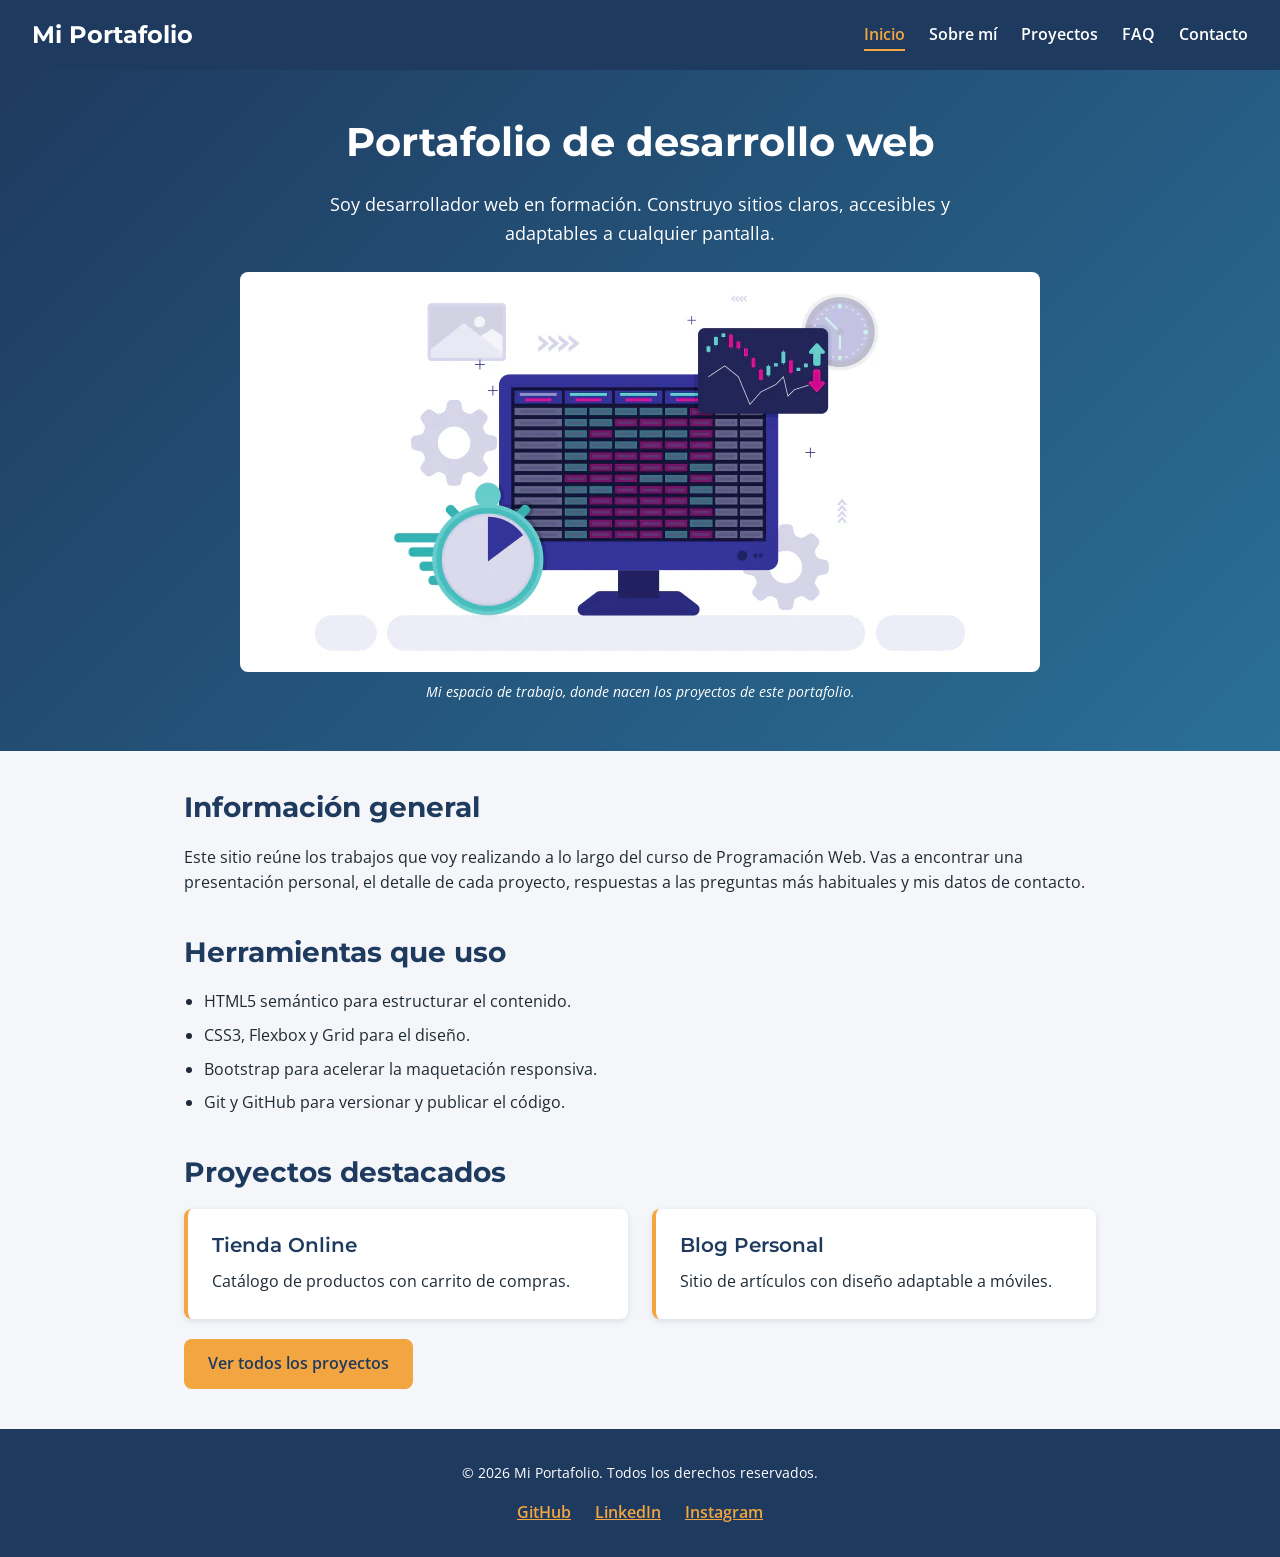
<file: index.html>
<!DOCTYPE html>
<html lang="es">
<head>
    <meta charset="UTF-8">
    <meta name="viewport" content="width=device-width, initial-scale=1.0">
    <meta name="description" content="Portafolio personal de desarrollo web: presentación, proyectos, preguntas frecuentes y contacto.">
    <title>Inicio | Mi Portafolio</title>
    <link rel="preconnect" href="https://fonts.googleapis.com">
    <link rel="preconnect" href="https://fonts.gstatic.com" crossorigin>
    <link href="https://fonts.googleapis.com/css2?family=Montserrat:wght@600;700&amp;family=Open+Sans:wght@400;600&amp;display=swap" rel="stylesheet">
    <link rel="stylesheet" href="styles/styles.css">
</head>
<body>

    <header class="site-header">
        <a class="logo" href="index.html">Mi Portafolio</a>
        <nav aria-label="Navegación principal">
            <ul class="nav-menu">
                <li><a class="nav-link nav-link-active" href="index.html" aria-current="page">Inicio</a></li>
                <li><a class="nav-link" href="pages/sobre-mi.html">Sobre mí</a></li>
                <li><a class="nav-link" href="pages/proyectos.html">Proyectos</a></li>
                <li><a class="nav-link" href="pages/faq.html">FAQ</a></li>
                <li><a class="nav-link" href="pages/contacto.html">Contacto</a></li>
            </ul>
        </nav>
    </header>

    <main>
        <section class="hero">
            <h1 class="hero-title">Portafolio de desarrollo web</h1>
            <p class="hero-text">
                Soy desarrollador web en formación. Construyo sitios claros, accesibles
                y adaptables a cualquier pantalla.
            </p>
            <figure>
                <img class="figure-img" src="./img/portada.webp" alt="Escritorio con una computadora portátil" width="800" height="400">
                <figcaption class="figure-caption">Mi espacio de trabajo, donde nacen los proyectos de este portafolio.</figcaption>
            </figure>
        </section>

        <section class="section">
            <h2>Información general</h2>
            <p>
                Este sitio reúne los trabajos que voy realizando a lo largo del curso de
                Programación Web. Vas a encontrar una presentación personal, el detalle de
                cada proyecto, respuestas a las preguntas más habituales y mis datos de contacto.
            </p>
        </section>

        <section class="section">
            <h2>Herramientas que uso</h2>
            <ul class="list">
                <li>HTML5 semántico para estructurar el contenido.</li>
                <li>CSS3, Flexbox y Grid para el diseño.</li>
                <li>Bootstrap para acelerar la maquetación responsiva.</li>
                <li>Git y GitHub para versionar y publicar el código.</li>
            </ul>
        </section>

        <section class="section">
            <h2>Proyectos destacados</h2>

            <div class="card-list">
                <article class="card">
                    <h3>Tienda Online</h3>
                    <p>Catálogo de productos con carrito de compras.</p>
                </article>

                <article class="card">
                    <h3>Blog Personal</h3>
                    <p>Sitio de artículos con diseño adaptable a móviles.</p>
                </article>
            </div>

            <p><a class="button" href="pages/proyectos.html">Ver todos los proyectos</a></p>
        </section>
    </main>

    <footer class="site-footer">
        <p class="footer-copy">&copy; 2026 Mi Portafolio. Todos los derechos reservados.</p>
        <ul class="social-list">
            <li><a class="social-link" href="https://github.com">GitHub</a></li>
            <li><a class="social-link" href="https://www.linkedin.com/">LinkedIn</a></li>
            <li><a class="social-link" href="https://www.instagram.com/">Instagram</a></li>
        </ul>
    </footer>

</body>
</html>
</file>
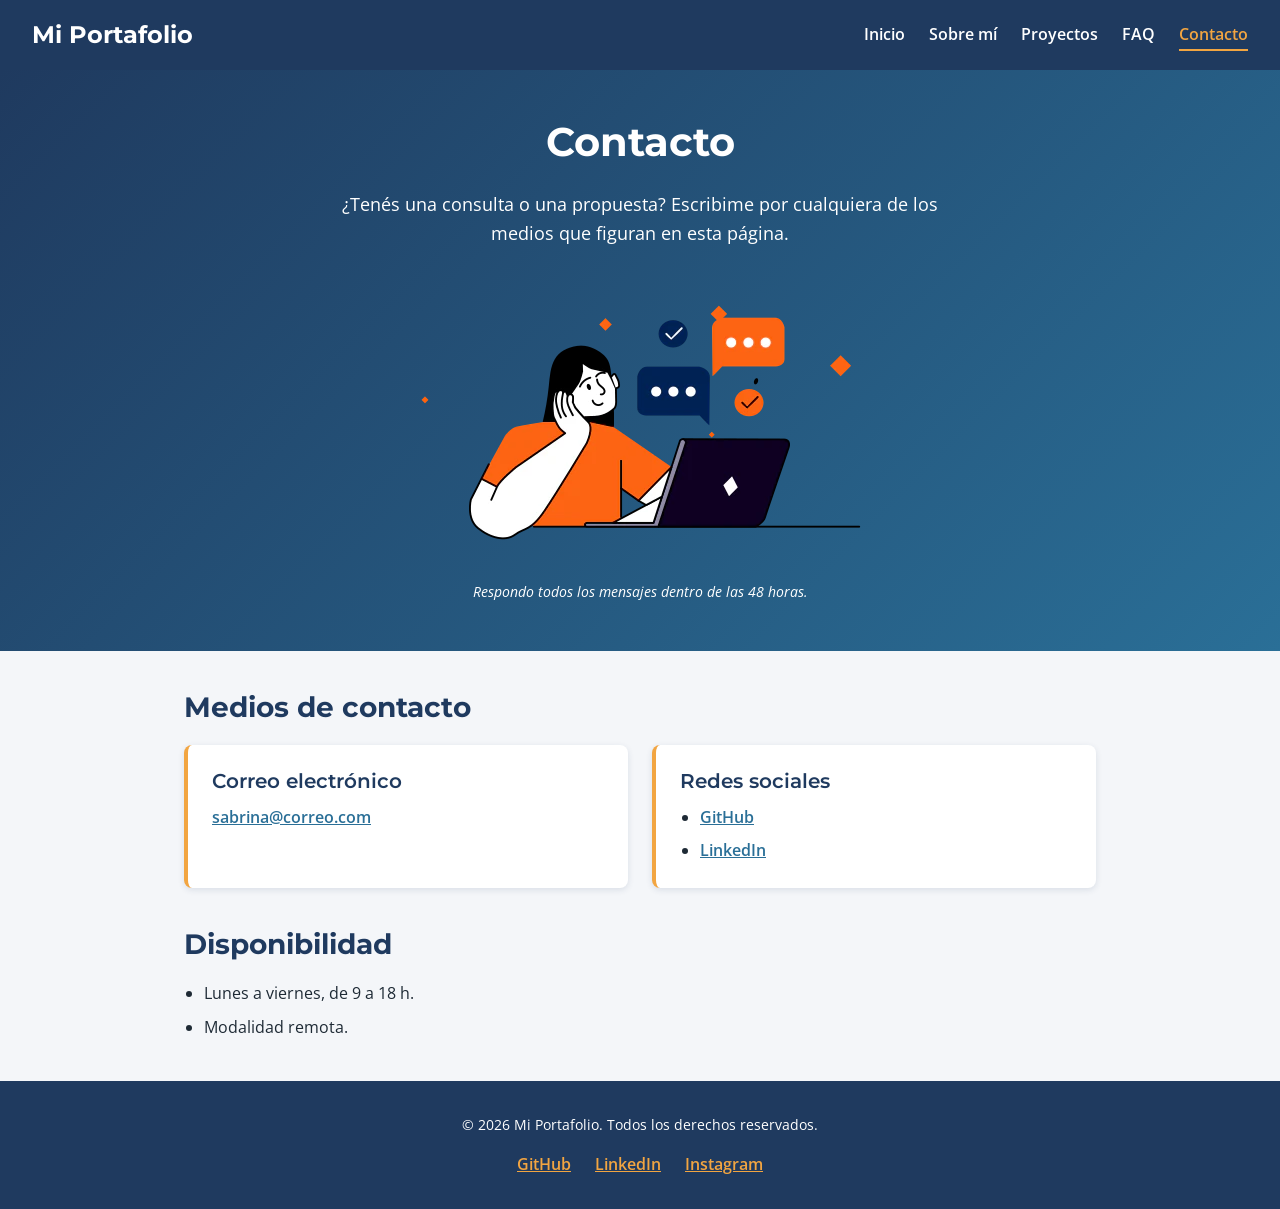
<file: pages/contacto.html>
<!DOCTYPE html>
<html lang="es">
<head>
    <meta charset="UTF-8">
    <meta name="viewport" content="width=device-width, initial-scale=1.0">
    <meta name="description" content="Medios de contacto y disponibilidad para consultas y propuestas de trabajo.">
    <title>Contacto | Mi Portafolio</title>
    <link rel="preconnect" href="https://fonts.googleapis.com">
    <link rel="preconnect" href="https://fonts.gstatic.com" crossorigin>
    <link href="https://fonts.googleapis.com/css2?family=Montserrat:wght@600;700&amp;family=Open+Sans:wght@400;600&amp;display=swap" rel="stylesheet">
    <link rel="stylesheet" href="../styles/styles.css">
</head>
<body>

    <header class="site-header">
        <a class="logo" href="../index.html">Mi Portafolio</a>
        <nav aria-label="Navegación principal">
            <ul class="nav-menu">
                <li><a class="nav-link" href="../index.html">Inicio</a></li>
                <li><a class="nav-link" href="sobre-mi.html">Sobre mí</a></li>
                <li><a class="nav-link" href="proyectos.html">Proyectos</a></li>
                <li><a class="nav-link" href="faq.html">FAQ</a></li>
                <li><a class="nav-link nav-link-active" href="contacto.html" aria-current="page">Contacto</a></li>
            </ul>
        </nav>
    </header>

    <main>
        <section class="hero">
            <h1 class="hero-title">Contacto</h1>
            <p class="hero-text">
                ¿Tenés una consulta o una propuesta? Escribime por cualquiera de los
                medios que figuran en esta página.
            </p>
            <figure>
                <img class="figure-img" src="./../img/contacto.webp" alt="Persona leyendo mensajes de contacto en su notebook" width="600" height="300">
                <figcaption class="figure-caption">Respondo todos los mensajes dentro de las 48 horas.</figcaption>
            </figure>
        </section>

        <section class="section">
            <h2>Medios de contacto</h2>

            <div class="card-list">
                <article class="card">
                    <h3>Correo electrónico</h3>
                    <address class="contact-address">
                        <a href="mailto:sabrina@correo.com">sabrina@correo.com</a>
                    </address>
                </article>

                <article class="card">
                    <h3>Redes sociales</h3>
                    <ul class="list">
                        <li><a href="https://github.com/">GitHub</a></li>
                        <li><a href="https://www.linkedin.com/">LinkedIn</a></li>
                    </ul>
                </article>
            </div>
        </section>

        <section class="section">
            <h2>Disponibilidad</h2>
            <ul class="list">
                <li>Lunes a viernes, de 9 a 18 h.</li>
                <li>Modalidad remota.</li>
            </ul>
        </section>
    </main>

    <footer class="site-footer">
        <p class="footer-copy">&copy; 2026 Mi Portafolio. Todos los derechos reservados.</p>
        <ul class="social-list">
            <li><a class="social-link" href="https://github.com/">GitHub</a></li>
            <li><a class="social-link" href="https://www.linkedin.com/">LinkedIn</a></li>
            <li><a class="social-link" href="https://www.instagram.com/">Instagram</a></li>
        </ul>
    </footer>

</body>
</html>
</file>
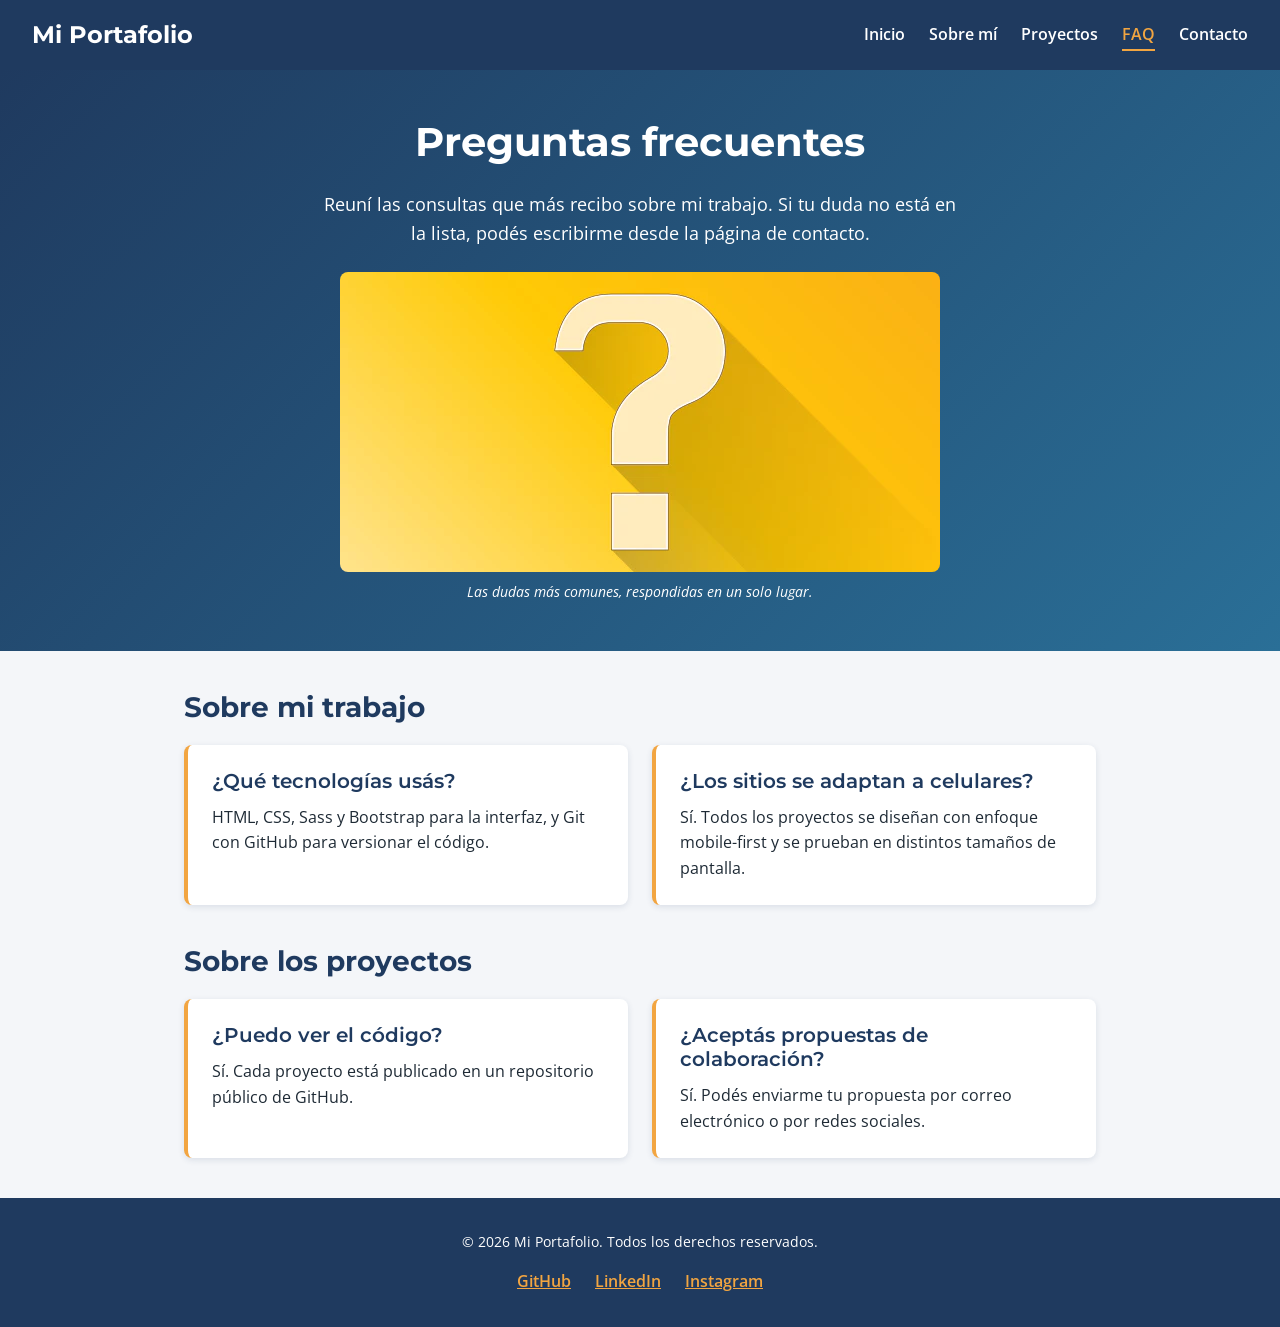
<file: pages/faq.html>
<!DOCTYPE html>
<html lang="es">
<head>
    <meta charset="UTF-8">
    <meta name="viewport" content="width=device-width, initial-scale=1.0">
    <meta name="description" content="Preguntas frecuentes sobre mis proyectos, las tecnologías que uso y cómo trabajar conmigo.">
    <title>Preguntas frecuentes | Mi Portafolio</title>
    <link rel="preconnect" href="https://fonts.googleapis.com">
    <link rel="preconnect" href="https://fonts.gstatic.com" crossorigin>
    <link href="https://fonts.googleapis.com/css2?family=Montserrat:wght@600;700&amp;family=Open+Sans:wght@400;600&amp;display=swap" rel="stylesheet">
    <link rel="stylesheet" href="../styles/styles.css">
</head>
<body>

    <header class="site-header">
        <a class="logo" href="../index.html">Mi Portafolio</a>
        <nav aria-label="Navegación principal">
            <ul class="nav-menu">
                <li><a class="nav-link" href="../index.html">Inicio</a></li>
                <li><a class="nav-link" href="sobre-mi.html">Sobre mí</a></li>
                <li><a class="nav-link" href="proyectos.html">Proyectos</a></li>
                <li><a class="nav-link nav-link-active" href="faq.html" aria-current="page">FAQ</a></li>
                <li><a class="nav-link" href="contacto.html">Contacto</a></li>
            </ul>
        </nav>
    </header>

    <main>
        <section class="hero">
            <h1 class="hero-title">Preguntas frecuentes</h1>
            <p class="hero-text">
                Reuní las consultas que más recibo sobre mi trabajo. Si tu duda no está
                en la lista, podés escribirme desde la página de contacto.
            </p>
            <figure>
                <img class="figure-img" src="./../img/faq.webp" alt="Signo de interrogación" width="600" height="300">
                <figcaption class="figure-caption">Las dudas más comunes, respondidas en un solo lugar.</figcaption>
            </figure>
        </section>

        <section class="section">
            <h2>Sobre mi trabajo</h2>

            <div class="card-list">
                <article class="card">
                    <h3>¿Qué tecnologías usás?</h3>
                    <p>HTML, CSS, Sass y Bootstrap para la interfaz, y Git con GitHub para versionar el código.</p>
                </article>

                <article class="card">
                    <h3>¿Los sitios se adaptan a celulares?</h3>
                    <p>Sí. Todos los proyectos se diseñan con enfoque mobile-first y se prueban en distintos tamaños de pantalla.</p>
                </article>
            </div>
        </section>

        <section class="section">
            <h2>Sobre los proyectos</h2>

            <div class="card-list">
                <article class="card">
                    <h3>¿Puedo ver el código?</h3>
                    <p>Sí. Cada proyecto está publicado en un repositorio público de GitHub.</p>
                </article>

                <article class="card">
                    <h3>¿Aceptás propuestas de colaboración?</h3>
                    <p>Sí. Podés enviarme tu propuesta por correo electrónico o por redes sociales.</p>
                </article>
            </div>
        </section>
    </main>

    <footer class="site-footer">
        <p class="footer-copy">&copy; 2026 Mi Portafolio. Todos los derechos reservados.</p>
        <ul class="social-list">
            <li><a class="social-link" href="https://github.com/">GitHub</a></li>
            <li><a class="social-link" href="https://www.linkedin.com/">LinkedIn</a></li>
            <li><a class="social-link" href="https://www.instagram.com/">Instagram</a></li>
        </ul>
    </footer>

</body>
</html>
</file>
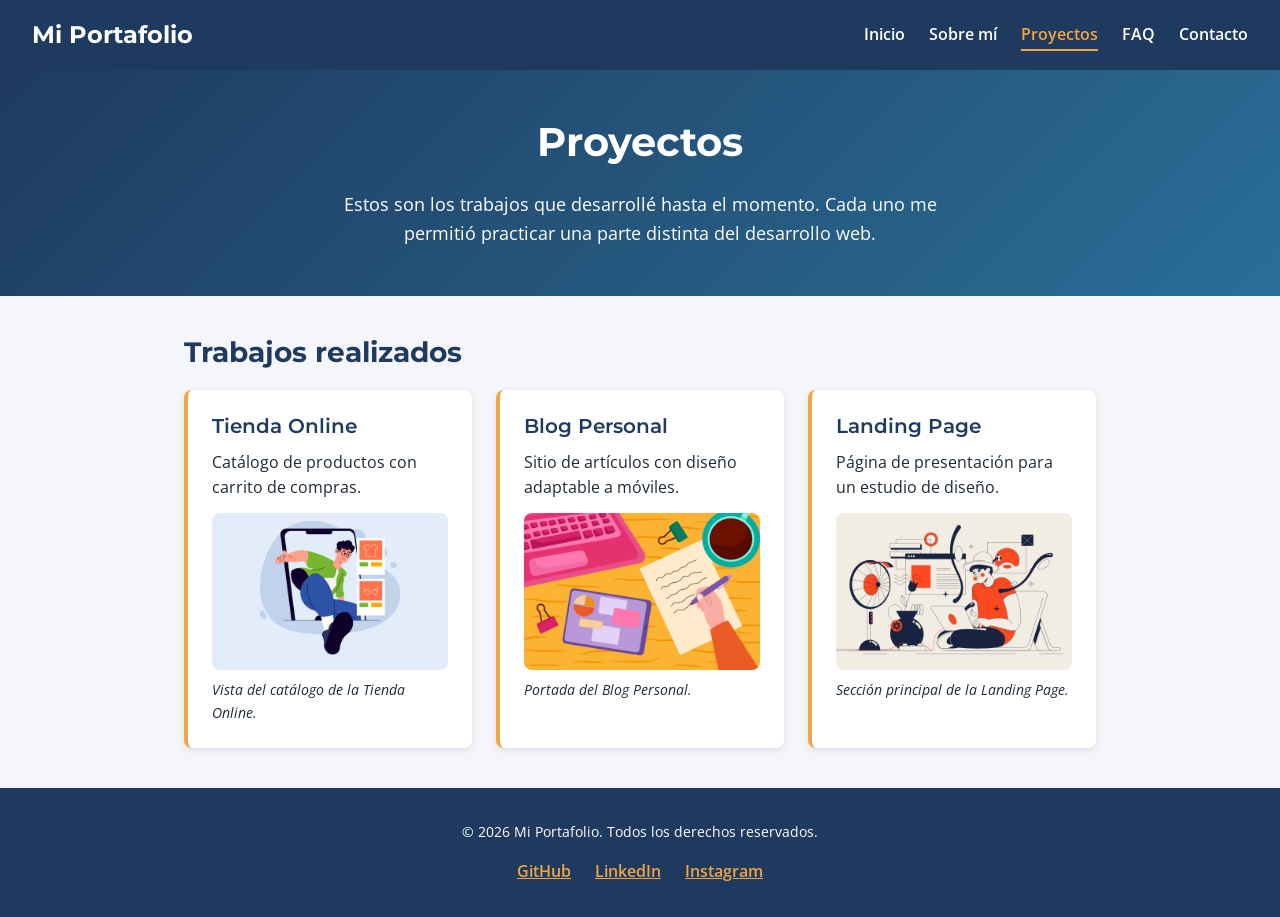
<file: pages/proyectos.html>
<!DOCTYPE html>
<html lang="es">
<head>
    <meta charset="UTF-8">
    <meta name="viewport" content="width=device-width, initial-scale=1.0">
    <meta name="description" content="Listado de proyectos web realizados: tienda online, blog personal y landing page.">
    <title>Proyectos | Mi Portafolio</title>
    <link rel="preconnect" href="https://fonts.googleapis.com">
    <link rel="preconnect" href="https://fonts.gstatic.com" crossorigin>
    <link href="https://fonts.googleapis.com/css2?family=Montserrat:wght@600;700&amp;family=Open+Sans:wght@400;600&amp;display=swap" rel="stylesheet">
    <link rel="stylesheet" href="../styles/styles.css">
</head>
<body>

    <header class="site-header">
        <a class="logo" href="../index.html">Mi Portafolio</a>
        <nav aria-label="Navegación principal">
            <ul class="nav-menu">
                <li><a class="nav-link" href="../index.html">Inicio</a></li>
                <li><a class="nav-link" href="sobre-mi.html">Sobre mí</a></li>
                <li><a class="nav-link nav-link-active" href="proyectos.html" aria-current="page">Proyectos</a></li>
                <li><a class="nav-link" href="faq.html">FAQ</a></li>
                <li><a class="nav-link" href="contacto.html">Contacto</a></li>
            </ul>
        </nav>
    </header>

    <main>
        <section class="hero">
            <h1 class="hero-title">Proyectos</h1>
            <p class="hero-text">
                Estos son los trabajos que desarrollé hasta el momento. Cada uno me
                permitió practicar una parte distinta del desarrollo web.
            </p>
        </section>

        <section class="section">
            <h2>Trabajos realizados</h2>

            <div class="card-list">
                <article class="card">
                    <h3>Tienda Online</h3>
                    <p>Catálogo de productos con carrito de compras.</p>
                    <figure>
                        <img class="figure-img" src="./../img/tienda-online.webp" alt="Página de catálogo" width="600" height="400">
                        <figcaption class="figure-caption">Vista del catálogo de la Tienda Online.</figcaption>
                    </figure>
                </article>

                <article class="card">
                    <h3>Blog Personal</h3>
                    <p>Sitio de artículos con diseño adaptable a móviles.</p>
                    <figure>
                        <img class="figure-img" src= "./../img/blog.webp" alt="Persona escribiendo un blog en su escritorio" width="600" height="400">
                        <figcaption class="figure-caption">Portada del Blog Personal.</figcaption>
                    </figure>
                </article>

                <article class="card">
                    <h3>Landing Page</h3>
                    <p>Página de presentación para un estudio de diseño.</p>
                    <figure>
                        <img class="figure-img" src="./../img/disenio.webp" alt="Persona diseñando su landing page" width="600" height="400">
                        <figcaption class="figure-caption">Sección principal de la Landing Page.</figcaption>
                    </figure>
                </article>
            </div>
        </section>
    </main>

    <footer class="site-footer">
        <p class="footer-copy">&copy; 2026 Mi Portafolio. Todos los derechos reservados.</p>
        <ul class="social-list">
            <li><a class="social-link" href="https://github.com/">GitHub</a></li>
            <li><a class="social-link" href="https://www.linkedin.com/">LinkedIn</a></li>
            <li><a class="social-link" href="https://www.instagram.com/">Instagram</a></li>
        </ul>
    </footer>

</body>
</html>
</file>
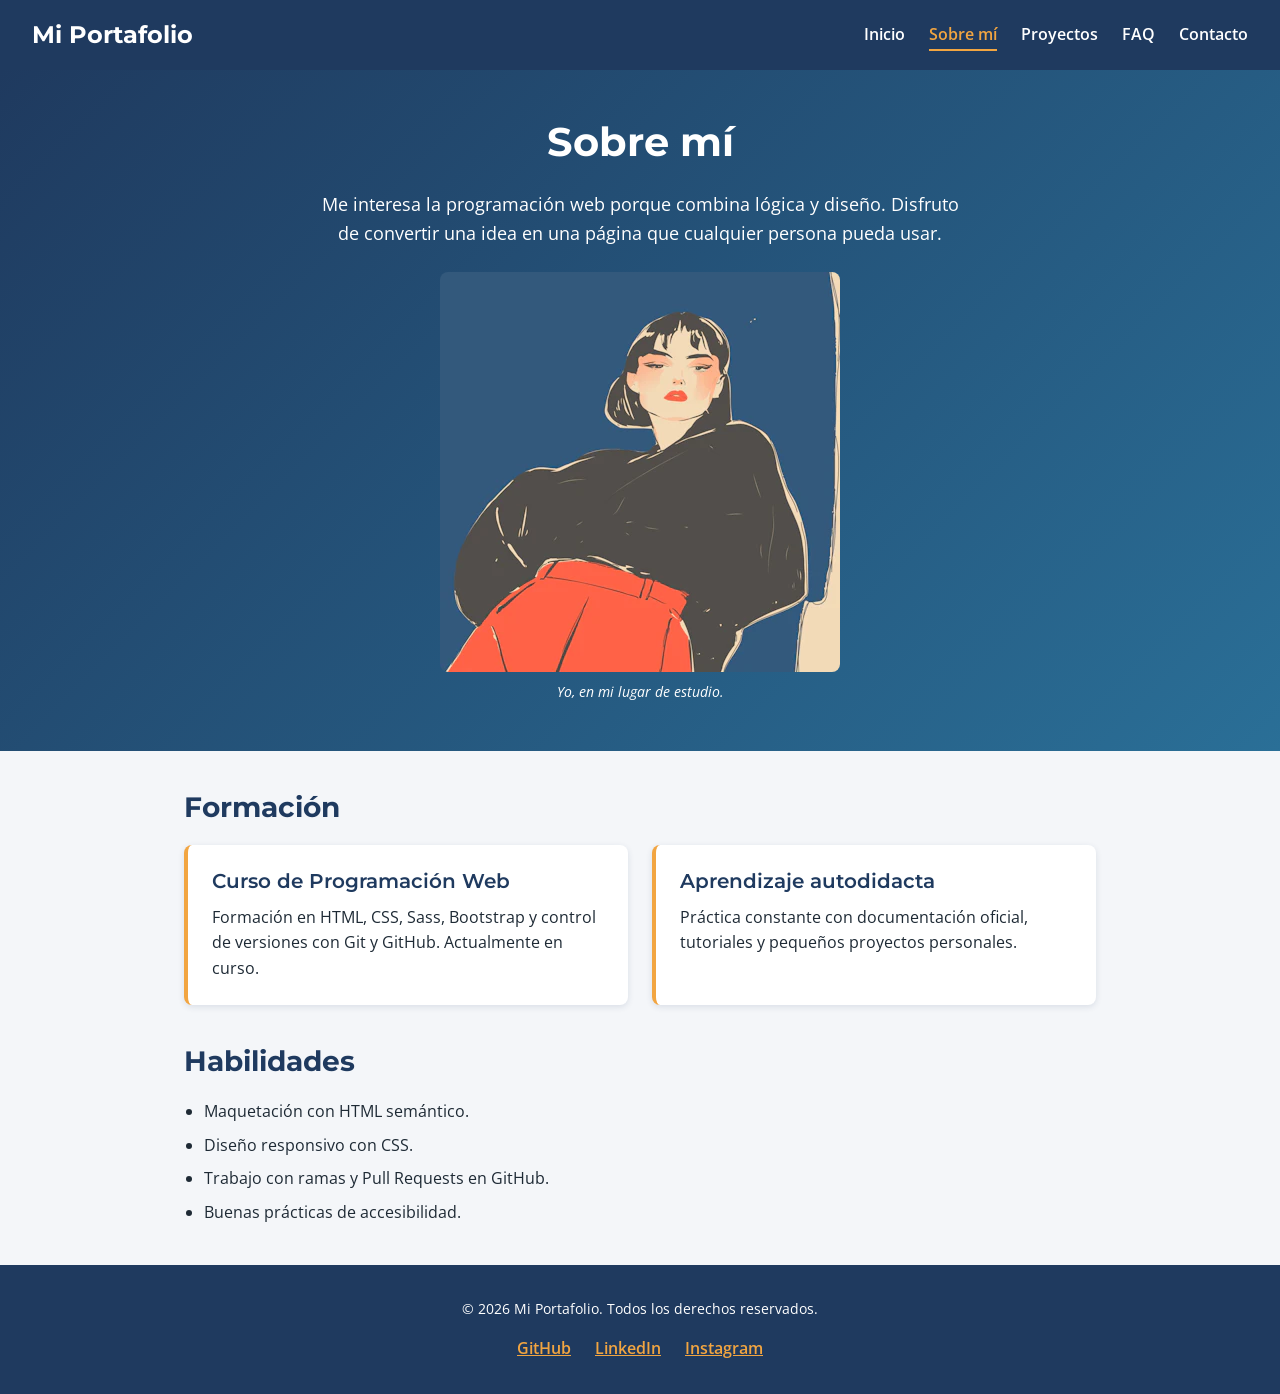
<file: pages/sobre-mi.html>
<!DOCTYPE html>
<html lang="es">
<head>
    <meta charset="UTF-8">
    <meta name="viewport" content="width=device-width, initial-scale=1.0">
    <meta name="description" content="Quién soy, mi formación y las habilidades que estoy desarrollando como programador web.">
    <title>Sobre mí | Mi Portafolio</title>
    <link rel="preconnect" href="https://fonts.googleapis.com">
    <link rel="preconnect" href="https://fonts.gstatic.com" crossorigin>
    <link href="https://fonts.googleapis.com/css2?family=Montserrat:wght@600;700&amp;family=Open+Sans:wght@400;600&amp;display=swap" rel="stylesheet">
    <link rel="stylesheet" href="../styles/styles.css">
</head>
<body>

    <header class="site-header">
        <a class="logo" href="../index.html">Mi Portafolio</a>
        <nav aria-label="Navegación principal">
            <ul class="nav-menu">
                <li><a class="nav-link" href="../index.html">Inicio</a></li>
                <li><a class="nav-link nav-link-active" href="sobre-mi.html" aria-current="page">Sobre mí</a></li>
                <li><a class="nav-link" href="proyectos.html">Proyectos</a></li>
                <li><a class="nav-link" href="faq.html">FAQ</a></li>
                <li><a class="nav-link" href="contacto.html">Contacto</a></li>
            </ul>
        </nav>
    </header>

    <main>
        <section class="hero">
            <h1 class="hero-title">Sobre mí</h1>
            <p class="hero-text">
                Me interesa la programación web porque combina lógica y diseño. Disfruto
                de convertir una idea en una página que cualquier persona pueda usar.
            </p>
            <figure>
                <img class="figure-img" src="./../img/perfil.webp" alt="Retrato del autor del portafolio" width="400" height="400">
                <figcaption class="figure-caption">Yo, en mi lugar de estudio.</figcaption>
            </figure>
        </section>

        <section class="section">
            <h2>Formación</h2>

            <div class="card-list">
                <article class="card">
                    <h3>Curso de Programación Web</h3>
                    <p>
                        Formación en HTML, CSS, Sass, Bootstrap y control de versiones con Git
                        y GitHub. Actualmente en curso.
                    </p>
                </article>

                <article class="card">
                    <h3>Aprendizaje autodidacta</h3>
                    <p>
                        Práctica constante con documentación oficial, tutoriales y pequeños
                        proyectos personales.
                    </p>
                </article>
            </div>
        </section>

        <section class="section">
            <h2>Habilidades</h2>
            <ul class="list">
                <li>Maquetación con HTML semántico.</li>
                <li>Diseño responsivo con CSS.</li>
                <li>Trabajo con ramas y Pull Requests en GitHub.</li>
                <li>Buenas prácticas de accesibilidad.</li>
            </ul>
        </section>
    </main>

    <footer class="site-footer">
        <p class="footer-copy">&copy; 2026 Mi Portafolio. Todos los derechos reservados.</p>
        <ul class="social-list">
            <li><a class="social-link" href="https://github.com/">GitHub</a></li>
            <li><a class="social-link" href="https://www.linkedin.com">LinkedIn</a></li>
            <li><a class="social-link" href="https://www.instagram.com/">Instagram</a></li>
        </ul>
    </footer>

</body>
</html>
</file>
<file: styles/styles.css>
/* ==========================================================================
   Mi Portafolio - Hoja de estilos principal

   Índice
   1. Reset global
   2. Paleta de colores
   3. Base y disposición general
   4. Tipografía
   5. Encabezado y navegación
   6. Presentación (hero)
   7. Secciones
   8. Componentes: tarjetas, listas, figuras, botón, contacto
   9. Pie de página
   ========================================================================== */


/* ==========================================================================
   1. Reset global
   ========================================================================== */

* {
    margin: 0;
    padding: 0;
    box-sizing: border-box;
}


/* ==========================================================================
   2. Paleta de colores
   ========================================================================== */

:root {
    --color-primario: #1f3a5f;    /* Azul marino: encabezado, pie y títulos */
    --color-secundario: #2a6f97;  /* Azul medio: enlaces y degradado del hero */
    --color-acento: #f2a541;      /* Ámbar: botón, bordes y estados activos */
    --color-fondo: #f4f6f9;       /* Gris muy claro: fondo general */
    --color-superficie: #ffffff;  /* Blanco: tarjetas y texto sobre azul */
    --color-texto: #1e2a35;       /* Gris azulado oscuro: texto de lectura */
}


/* ==========================================================================
   3. Base y disposición general
   ========================================================================== */

/* Columna header / main / footer: el pie queda abajo aunque haya poco contenido */
body {
    display: flex;
    flex-direction: column;
    min-height: 100vh;
    background-color: var(--color-fondo);
    color: var(--color-texto);
}

main {
    flex: 1;
}

img {
    max-width: 100%;
    height: auto;
}


/* ==========================================================================
   4. Tipografía
   ========================================================================== */

body {
    font-family: 'Open Sans', sans-serif;
    font-size: 1rem;
    font-weight: 400;
    line-height: 1.6;
}

h1,
h2,
h3 {
    font-family: 'Montserrat', sans-serif;
    color: var(--color-primario);
    line-height: 1.2;
}

h1 {
    font-size: 2.5rem;
    font-weight: 700;
}

h2 {
    font-size: 1.75rem;
    font-weight: 700;
}

h3 {
    font-size: 1.25rem;
    font-weight: 600;
}

p {
    font-size: 1rem;
    font-weight: 400;
}

a {
    color: var(--color-secundario);
    font-weight: 600;
}

a:hover,
a:focus-visible {
    color: var(--color-primario);
}


/* ==========================================================================
   5. Encabezado y navegación
   ========================================================================== */

/* Navbar: logo en un extremo, enlaces en el otro, centrados en vertical */
.site-header {
    display: flex;
    flex-wrap: wrap;
    justify-content: space-between;
    align-items: center;
    gap: 1rem;
    padding: 1rem 2rem;
    background-color: var(--color-primario);
}

.logo {
    font-family: 'Montserrat', sans-serif;
    font-size: 1.5rem;
    font-weight: 700;
    color: var(--color-superficie);
    text-decoration: none;
}

.logo:hover,
.logo:focus-visible {
    color: var(--color-acento);
}

.nav-menu {
    display: flex;
    flex-wrap: wrap;
    align-items: center;
    gap: 0.5rem 1.5rem;
    list-style: none;
}

.nav-link {
    padding-bottom: 0.25rem;
    color: var(--color-superficie);
    text-decoration: none;
    border-bottom: 2px solid transparent;
}

.nav-link:hover,
.nav-link:focus-visible {
    color: var(--color-acento);
}

.nav-link-active {
    color: var(--color-acento);
    border-bottom-color: var(--color-acento);
}


/* ==========================================================================
   6. Presentación (hero)
   ========================================================================== */

.hero {
    display: flex;
    flex-direction: column;
    align-items: center;
    gap: 1.5rem;
    margin-bottom: 2.5rem;
    padding: 3rem 1.5rem;
    background-color: var(--color-primario);
    background-image: linear-gradient(135deg, #1f3a5f 0%, #2a6f97 100%);
    color: var(--color-superficie);
    text-align: center;
}

.hero-title {
    color: var(--color-superficie);
}

.hero-text {
    max-width: 40rem;
    font-size: 1.125rem;
}


/* ==========================================================================
   7. Secciones
   ========================================================================== */

/* Cada sección apila sus hijos en columna; gap separa título, texto y tarjetas */
.section {
    display: flex;
    flex-direction: column;
    gap: 1.25rem;
    max-width: 60rem;
    margin: 0 auto 2.5rem;
    padding: 0 1.5rem;
}


/* ==========================================================================
   8. Componentes: tarjetas, listas, figuras, botón, contacto
   ========================================================================== */

/* Contenedor de tarjetas: fila que baja de línea cuando no hay lugar */
.card-list {
    display: flex;
    flex-wrap: wrap;
    gap: 1.5rem;
}

/* Tarjeta: item del contenedor y, a la vez, columna flex de su contenido */
.card {
    display: flex;
    flex-direction: column;
    gap: 0.75rem;
    flex: 1 1 16rem;
    padding: 1.5rem; /* 24px */
    background-color: var(--color-superficie);
    border-left: 4px solid var(--color-acento);
    border-radius: 8px;
    box-shadow: 0 2px 6px rgba(31, 58, 95, 0.12);
}

/* Listas de contenido */
.list {
    display: flex;
    flex-direction: column;
    gap: 0.5rem;
    padding-left: 1.25rem;
}

/* Figuras */
.figure-img {
    display: block;
    border-radius: 8px;
}

.figure-caption {
    margin-top: 0.5rem;
    font-size: 0.9rem;
    font-style: italic;
}

/* Botón */
.button {
    display: inline-block;
    padding: 0.75rem 1.5rem;
    background-color: var(--color-acento);
    color: var(--color-primario);
    font-weight: 600;
    text-decoration: none;
    border-radius: 8px;
}

.button:hover,
.button:focus-visible {
    background-color: var(--color-primario);
    color: var(--color-superficie);
}

/* Datos de contacto */
.contact-address {
    font-style: normal;
}


/* ==========================================================================
   9. Pie de página
   ========================================================================== */

.site-footer {
    display: flex;
    flex-direction: column;
    align-items: center;
    gap: 1rem;
    padding: 2rem 1.5rem;
    background-color: var(--color-primario);
    color: var(--color-superficie);
    text-align: center;
}

.footer-copy {
    font-size: 0.9rem;
}

.social-list {
    display: flex;
    flex-wrap: wrap;
    justify-content: center;
    align-items: center;
    gap: 1.5rem;
    list-style: none;
}

.social-link {
    color: var(--color-acento);
}

.social-link:hover,
.social-link:focus-visible {
    color: var(--color-superficie);
}
</file>
